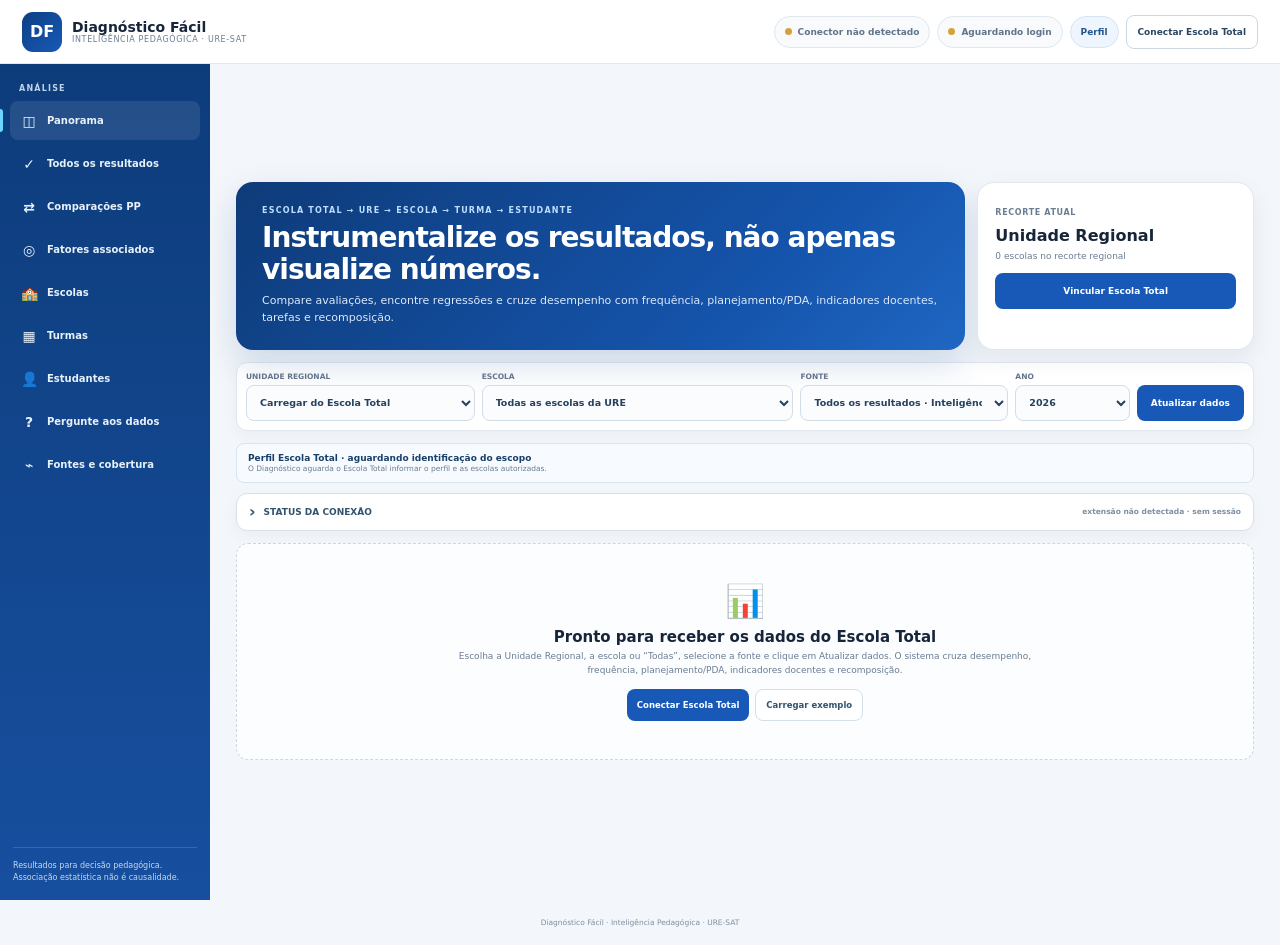
<file: index.html>
<!doctype html><html lang="pt-BR"><head><meta charset="utf-8"><meta name="viewport" content="width=device-width,initial-scale=1"><meta name="theme-color" content="#0d3f83"><title>Diagnóstico Fácil | Inteligência Pedagógica</title><style>
:root{--bg:#f3f6fa;--p:#fff;--ink:#17253a;--mut:#6b7d92;--line:#e0e7ef;--blue:#1859b7;--bd:#0d3f83;--green:#14886f;--amber:#ae730d;--red:#bf4d57;--shadow:0 9px 25px rgba(20,48,84,.07)}*{box-sizing:border-box}html,body{margin:0;background:var(--bg);color:var(--ink);font-family:Inter,system-ui,-apple-system,"Segoe UI",sans-serif}button,select,input{font:inherit}button{cursor:pointer}.top{position:sticky;top:0;z-index:30;display:flex;align-items:center;gap:16px;height:64px;padding:0 22px;background:#fffffff5;border-bottom:1px solid var(--line);backdrop-filter:blur(12px)}.brand{display:flex;align-items:center;gap:10px;min-width:245px}.logo{display:grid;place-items:center;width:40px;height:40px;border-radius:11px;background:linear-gradient(135deg,var(--bd),var(--blue));color:#fff;font-weight:900}.brand b{display:block;font-size:14px}.brand small{display:block;font-size:8px;color:var(--mut);letter-spacing:.08em}.status{margin-left:auto;display:flex;gap:7px;align-items:center}.pill{display:inline-flex;align-items:center;gap:6px;height:32px;padding:0 10px;border:1px solid var(--line);border-radius:999px;background:#f8fafc;color:#61748a;font-size:9px;font-weight:750}.pill i{width:7px;height:7px;border-radius:50%;background:#d5a13e}.pill.ok{background:#ecf8f4;color:#176a59;border-color:#cbe8de}.pill.ok i{background:#1aa584}.top button{height:34px;padding:0 11px;border:1px solid #ccd7e3;border-radius:8px;background:#fff;color:#294762;font-size:9px;font-weight:800}.shell{display:grid;grid-template-columns:210px minmax(0,1fr);min-height:calc(100vh - 64px)}aside{position:sticky;top:64px;height:calc(100vh - 64px);padding:16px 10px;background:linear-gradient(180deg,#0d3c7b,#174f9f);color:#fff}.navtitle{padding:4px 9px 8px;font-size:8px;font-weight:850;letter-spacing:.15em;color:#bfd3eb}nav{display:grid;gap:4px}nav button{position:relative;display:flex;align-items:center;gap:8px;width:100%;min-height:39px;padding:8px 9px;border:0;border-radius:8px;background:transparent;color:#e8f1fa;font-size:10px;font-weight:700;text-align:left}nav button:hover,nav button.on{background:#ffffff18}nav button.on:before{content:"";position:absolute;left:-10px;top:8px;bottom:8px;width:3px;background:#6bd6ff;border-radius:0 3px 3px 0}.ic{width:20px;text-align:center;font-size:14px}.sidefoot{position:absolute;left:13px;right:13px;bottom:16px;padding-top:12px;border-top:1px solid #ffffff24;color:#c7d8ea;font-size:8px;line-height:1.5}main{min-width:0;max-width:1540px;width:100%;margin:auto;padding:22px 26px 44px}.hero{display:grid;grid-template-columns:1.45fr .55fr;gap:12px;margin-bottom:12px}.heroa{padding:24px 26px;border-radius:17px;background:linear-gradient(135deg,#0e3b79,#1554ac 70%,#1f67c3);color:#fff;box-shadow:0 15px 34px rgba(18,70,145,.17)}.ey{display:block;margin-bottom:7px;color:#bedfff;font-size:8px;font-weight:850;letter-spacing:.15em}.heroa h1{margin:0 0 7px;font-size:28px;line-height:1.12;letter-spacing:-.035em}.heroa p{max-width:800px;margin:0;color:#dce9fb;font-size:11px;line-height:1.55}.herob{padding:17px;border:1px solid var(--line);border-radius:17px;background:#fff;box-shadow:var(--shadow)}.herob span{font-size:8px;color:var(--mut);font-weight:850;letter-spacing:.08em}.herob strong{display:block;margin:7px 0 5px;font-size:16px}.herob p{margin:0 0 10px;color:var(--mut);font-size:9px;line-height:1.45}.herob button{width:100%;height:36px;border:0;border-radius:8px;background:var(--blue);color:#fff;font-size:9px;font-weight:800}.filters{display:grid;grid-template-columns:1.1fr 1.5fr 1fr .55fr auto;gap:7px;margin-bottom:12px;padding:9px;border:1px solid var(--line);border-radius:11px;background:#fff;box-shadow:0 5px 17px rgba(20,48,84,.04)}label.f{display:grid;gap:4px}.f span{font-size:7.5px;color:#61748a;font-weight:850}.f select,.f input{width:100%;height:36px;padding:0 9px;border:1px solid #d2dde8;border-radius:8px;background:#fbfcfe;color:#24415d;font-size:9.5px;font-weight:650}.go{align-self:end;height:36px;padding:0 14px;border:0;border-radius:8px;background:var(--blue);color:#fff;font-size:9px;font-weight:850}.go:disabled{opacity:.5}.note{margin-bottom:10px;padding:9px 11px;border:1px solid #d7e4f1;border-radius:8px;background:#f7fbff;color:#315778;font-size:9px}.note.err{background:#fff0f1;border-color:#efd0d4;color:#8e3f46}.access-note{display:flex;align-items:center;gap:8px;justify-content:space-between}.access-note strong{color:#183f68}.access-note small{color:#6b7d92}.pill.scope{background:#eef5ff;color:#24558c;border-color:#d5e4f4}.metrics{display:grid;grid-template-columns:repeat(5,1fr);gap:9px;margin-bottom:12px}.k{min-height:88px;padding:13px;border:1px solid var(--line);border-radius:12px;background:#fff;box-shadow:var(--shadow)}.k small{display:block;min-height:22px;color:var(--mut);font-size:8.5px;font-weight:700;line-height:1.25}.k b{display:block;margin-top:4px;font-size:22px}.k em{display:block;margin-top:5px;color:#8191a3;font-size:7.5px;font-style:normal}.good{color:var(--green)!important}.bad{color:var(--red)!important}.warn{color:var(--amber)!important}.blue{color:var(--blue)!important}.panel{margin-bottom:12px;padding:15px;border:1px solid var(--line);border-radius:13px;background:#fff;box-shadow:var(--shadow)}.ph{display:flex;justify-content:space-between;align-items:flex-start;gap:15px;margin-bottom:11px}.ph h2{margin:0 0 3px;font-size:14px}.ph p{margin:0;color:var(--mut);font-size:9px;line-height:1.45}.grid2{display:grid;grid-template-columns:1.45fr 1fr;gap:12px}.grid3{display:grid;grid-template-columns:repeat(3,1fr);gap:9px}.card{padding:12px;border:1px solid var(--line);border-radius:10px}.card span{font-size:7.5px;color:var(--mut);font-weight:850}.card b{display:block;margin:4px 0;font-size:18px}.card small{font-size:7.5px;color:var(--mut)}.rank{display:grid;gap:7px}.rr{display:grid;grid-template-columns:31px minmax(0,1fr) auto;gap:8px;align-items:center;padding:9px;border:1px solid var(--line);border-radius:9px}.rr>span{display:grid;place-items:center;width:28px;height:28px;border-radius:8px;background:#eef4ff;color:var(--blue);font-size:9px;font-weight:900}.rr strong{display:block;font-size:9.5px}.rr small{display:block;margin-top:2px;color:var(--mut);font-size:7.5px}.rr b{font-size:11px}.assoc{display:grid;grid-template-columns:repeat(2,1fr);gap:8px}.a{padding:11px;border:1px solid var(--line);border-radius:10px;background:#fcfdff}.a .t{display:flex;justify-content:space-between;gap:10px}.a strong{font-size:9.5px}.a b{font-size:13px}.a p{margin:6px 0 0;color:var(--mut);font-size:8.5px;line-height:1.45}.a small{display:block;margin-top:7px;color:#8998aa;font-size:7.5px}.table{overflow:auto;border:1px solid var(--line);border-radius:9px}.table table{width:100%;min-width:760px;border-collapse:collapse}.table th{position:sticky;top:0;padding:8px 9px;background:#eef3f8;color:#38526b;font-size:7.5px;text-align:left;white-space:nowrap}.table td{padding:8px 9px;border-top:1px solid #edf1f5;color:#334e68;font-size:8.8px;vertical-align:top}.table tr:hover td{background:#fafcff}.qbox{padding:13px;border:1px solid #dbe7f5;border-radius:11px;background:linear-gradient(135deg,#f2f6ff,#f8fbff)}.qrow{display:grid;grid-template-columns:1fr auto;gap:7px}.qrow input{height:38px;padding:0 10px;border:1px solid #cbd9e8;border-radius:8px;font-size:9.5px}.qrow button{padding:0 12px;border:0;border-radius:8px;background:var(--bd);color:#fff;font-size:9px;font-weight:800}.qs{display:flex;flex-wrap:wrap;gap:5px;margin-top:8px}.qs button,.mini{height:28px;padding:0 8px;border:1px solid #d5dfeb;border-radius:999px;background:#fff;color:#31536f;font-size:7.8px;font-weight:750}.answer{margin-top:10px;padding:10px;border-left:4px solid var(--blue);border-radius:7px;background:#fff;color:#36536e;font-size:9px;line-height:1.55}.coverage{display:grid;grid-template-columns:repeat(4,1fr);gap:7px}.src{padding:10px;border:1px solid var(--line);border-radius:9px;background:#fbfcfe}.src.ready{background:#ecf8f4;border-color:#cde8df}.src>span{font-size:7px;font-weight:900;letter-spacing:.08em;color:#8494a6}.src strong{display:block;margin:4px 0;font-size:9px}.src small{font-size:7.5px;color:var(--mut)}.src button{display:block;margin-top:7px;height:25px;padding:0 7px;border:1px solid #d4deea;border-radius:6px;background:#fff;color:#31536f;font-size:7.5px;font-weight:800}.empty{padding:38px 18px;border:1px dashed #cad7e4;border-radius:12px;background:#fbfdff;text-align:center}.empty .big{font-size:32px}.empty h2{margin:8px 0 4px;font-size:15px}.empty p{max-width:600px;margin:0 auto;color:var(--mut);font-size:9px;line-height:1.55}.actions{display:flex;gap:6px;flex-wrap:wrap;justify-content:center;margin-top:11px}.primary,.ghost{height:32px;padding:0 10px;border-radius:8px;font-size:8.5px;font-weight:800}.primary{border:0;background:var(--blue);color:#fff}.ghost{border:1px solid #d3dfe9;background:#fff;color:#31536f}.cmp{display:flex;gap:7px;flex-wrap:wrap}.cmp .f{min-width:135px}.footer{padding:18px;color:#7d8fa2;font-size:7.5px;text-align:center}.conn{margin:0 0 12px;border:1px solid #d5e1ed;border-radius:11px;background:#fff;box-shadow:0 5px 17px rgba(20,48,84,.04);overflow:hidden}.conn summary{display:flex;align-items:center;gap:8px;padding:10px 12px;cursor:pointer;color:#31536f;font-size:9px;font-weight:850;list-style:none}.conn summary::-webkit-details-marker{display:none}.conn summary:before{content:'›';font-size:16px;line-height:1;transition:transform .15s}.conn[open] summary:before{transform:rotate(90deg)}.conn summary small{margin-left:auto;color:#7f90a2;font-size:7.5px;font-weight:700}.conn-body{padding:0 12px 12px}.conn-grid{display:grid;grid-template-columns:repeat(5,minmax(0,1fr));gap:7px}.conn-item{min-width:0;padding:8px 9px;border:1px solid #e3eaf1;border-radius:8px;background:#fbfcfe}.conn-item span{display:block;color:#8191a3;font-size:6.8px;font-weight:900;letter-spacing:.07em}.conn-item b{display:block;margin-top:3px;color:#294762;font-size:8.5px;white-space:nowrap;overflow:hidden;text-overflow:ellipsis}.conn-actions{display:flex;gap:6px;justify-content:flex-end;margin-top:8px}.conn-actions button{height:28px;padding:0 9px;border:1px solid #d4deea;border-radius:7px;background:#fff;color:#31536f;font-size:7.8px;font-weight:800}.conn-actions button.retry{background:var(--blue);border-color:var(--blue);color:#fff}.conn-error{margin-top:8px;padding:7px 9px;border-radius:7px;background:#fff0f1;color:#8e3f46;font-size:8px}@media(max-width:1120px){.metrics{grid-template-columns:repeat(3,1fr)}.filters{grid-template-columns:1fr 1fr 1fr}.go{grid-column:3}.hero{grid-template-columns:1fr}.coverage{grid-template-columns:repeat(3,1fr)}}@media(max-width:860px){.conn-grid{grid-template-columns:repeat(2,minmax(0,1fr))}.shell{grid-template-columns:1fr}aside{position:static;height:auto;padding:8px}.navtitle,.sidefoot{display:none}nav{display:flex;overflow:auto}nav button{min-width:max-content}nav button.on:before{display:none}main{padding:15px 11px 36px}.grid2{grid-template-columns:1fr}.assoc{grid-template-columns:1fr}.coverage{grid-template-columns:repeat(2,1fr)}}@media(max-width:620px){.conn-grid{grid-template-columns:1fr}.top{height:auto;min-height:60px;flex-wrap:wrap;padding:8px 10px}.brand small{display:none}.status{width:100%;margin-left:0}.heroa{padding:19px}.heroa h1{font-size:23px}.filters{grid-template-columns:1fr}.go{grid-column:auto}.metrics{grid-template-columns:1fr 1fr}.coverage,.grid3{grid-template-columns:1fr}.qrow{grid-template-columns:1fr}.qrow button{height:36px}}
</style></head><body><div id="app"></div><script>
(()=>{'use strict';const STORE='df-inteligencia-v2',PORTAL='https://escolatotal.educacao.sp.gov.br/?diagnostico_inteligencia=1',EXT='https://chromewebstore.google.com/detail/ure-sat-conector-escola-t/mamdeoiabkacehaepekellkaailelapc';const SOURCES=[['all','Todos os resultados · Inteligência integrada',['diagnostica1','diagnostica2','diagnostica3','pp1','pp2','pp3','presenca','tarefas','saresp','tutoriaLp','tutoriaMat','planejamento','pda','professores','indicadorProfessor']],['pp','Prova Paulista',['pp1','pp2','pp3']],['diagnosticas','Avaliações Diagnósticas',['diagnostica1','diagnostica2','diagnostica3']],['frequencia','Frequência / Aluno Presente',['presenca']],['planejamento','Planejamento / PDA',['planejamento','pda']],['docentes','Indicadores docentes',['professores','indicadorProfessor','qualidadeAula']],['recomposicao','Recomposição',['tutoriaLp','tutoriaMat','eletivaFundamentosLp','eletivaFundamentosMat','tarefas']]];const MOD=[['diagnostica1','Diagnóstica 1'],['diagnostica2','Diagnóstica 2'],['diagnostica3','Diagnóstica 3'],['pp1','Prova Paulista 1'],['pp2','Prova Paulista 2'],['pp3','Prova Paulista 3'],['presenca','Frequência / Aluno Presente'],['planejamento','Planejamento docente'],['pda','PDA / Plano de Ação'],['professores','Indicadores docentes'],['indicadorProfessor','Índice do professor'],['tarefas','Tarefas'],['tutoriaLp','Tutoria LP'],['tutoriaMat','Tutoria MAT'],['eletivaFundamentosLp','Fundamentos LP'],['eletivaFundamentosMat','Fundamentos MAT'],['saresp','SARESP']];const s={ext:'',session:{},cat:{ures:[],schools:[]},ure:'',school:'Todas',source:'all',tab:'panorama',notice:'',error:'',progress:'',summary:null,q:'',answer:'',from:'pp1',to:'pp2',sub:'lp',diag:{lastEvent:'',lastRequest:'',requestId:'',stage:'Aguardando',records:0,lastProgressAt:0,startedAt:0,error:'',timeout:false}};const clean=v=>String(v??'').replace(/\s+/g,' ').trim(),fold=v=>clean(v).normalize('NFD').replace(/[\u0300-\u036f]/g,'').toLowerCase(),avg=a=>a.length?a.reduce((x,y)=>x+y,0)/a.length:null,fmt=n=>Number.isFinite(n)?`${n.toFixed(1).replace('.',',')}%`:'—',delt=n=>Number.isFinite(n)?`${n>=0?'+':''}${n.toFixed(1).replace('.',',')} p.p.`:'—',esc=x=>clean(x).replace(/[&<>'"]/g,c=>({'&':'&amp;','<':'&lt;','>':'&gt;',"'":'&#039;','"':'&quot;'}[c])),uniq=a=>[...new Set(a.filter(Boolean))];let captureTimer=null;function payloadRecords(p){const bi=p?.biSummary||p||{},ds={...(bi.datasets||{}),...(p?.datasets||{})};return Object.values(ds).reduce((t,d)=>t+(Array.isArray(d?.rows)?d.rows.length:0),0)+(Array.isArray(p?.dataset?.rows)?p.dataset.rows.length:0)}function clearCaptureTimeout(){if(captureTimer){clearTimeout(captureTimer);captureTimer=null}}function armCaptureTimeout(){clearCaptureTimeout();if(!s.progress)return;captureTimer=setTimeout(()=>{if(!s.progress)return;s.progress='';s.diag.timeout=true;s.diag.stage='Captura interrompida';s.diag.error=`A captura parou nesta etapa: ${s.diag.stage||'sem progresso'}.`;s.error=s.diag.error;render()},60000)}function beginRequest(label,requestId){s.diag={...s.diag,lastRequest:label||'',requestId:requestId||'',stage:'Solicitado',records:0,lastProgressAt:Date.now(),startedAt:Date.now(),error:'',timeout:false};armCaptureTimeout()}function touchProgress(text,d={}){s.diag.lastProgressAt=Date.now();s.diag.stage=clean(d?.progress?.module||d?.context?.stage||text||'Captando');if(d?.context?.requestId)s.diag.requestId=d.context.requestId;armCaptureTimeout()}function touchEvent(type,d={}){s.diag.lastEvent=type||'';if(d?.requestId)s.diag.requestId=d.requestId;if(d?.context?.requestId)s.diag.requestId=d.context.requestId}function statusPanel(){const scope=accessScope(),profile=scope==='regional'?'Regional / PEC / EEC':scope==='school'?'Escolar / Professor':'Aguardando identificação',sc=schools(),current=clean(s.school!=='Todas'?s.school:s.session.currentSchool||s.cat.selectedSchool||''),err=clean(s.diag.error||s.error||'');return`<details class="conn" ${(s.progress||err)?'open':''}><summary>STATUS DA CONEXÃO <small>${s.ext?`v${esc(s.ext)}`:'extensão não detectada'} · ${s.session.loggedIn?'sessão conectada':'sem sessão'}</small></summary><div class="conn-body"><div class="conn-grid"><div class="conn-item"><span>EXTENSÃO</span><b>${s.ext?`v${esc(s.ext)}`:'Não detectada'}</b></div><div class="conn-item"><span>SESSÃO</span><b>${s.session.loggedIn?'Conectada':'Aguardando login'}</b></div><div class="conn-item"><span>PERFIL</span><b>${esc(profile)}</b></div><div class="conn-item"><span>URE</span><b>${esc(s.ure||s.session.currentUre||s.cat.selectedUre||'—')}</b></div><div class="conn-item"><span>ESCOLAS ENCONTRADAS</span><b>${sc.length}</b></div><div class="conn-item"><span>ESCOLA ATUAL</span><b>${esc(current||'—')}</b></div><div class="conn-item"><span>ÚLTIMA SOLICITAÇÃO</span><b>${esc(s.diag.lastRequest||'—')}</b></div><div class="conn-item"><span>ETAPA</span><b>${esc(s.diag.stage||'Aguardando')}</b></div><div class="conn-item"><span>ÚLTIMO EVENTO</span><b>${esc(s.diag.lastEvent||'—')}</b></div><div class="conn-item"><span>REGISTROS RECEBIDOS</span><b>${Number(s.diag.records||0).toLocaleString('pt-BR')}</b></div></div>${err?`<div class="conn-error"><strong>ERRO:</strong> ${esc(err)}</div>`:''}<div class="conn-actions"><button data-a="health">Atualizar status</button>${s.diag.timeout||err?'<button class="retry" data-a="retry">Tentar novamente</button>':''}</div></div></details>`}const val=(r,a)=>{const e=Object.entries(r||{}).filter(([k])=>!k.startsWith('_'));for(const z of a){const h=e.find(([k])=>fold(k)===fold(z));if(h)return h[1]}for(const z of a){const h=e.find(([k])=>fold(k).includes(fold(z)));if(h)return h[1]}return''};const pct=v=>{const x=clean(v);if(!x)return null;if(['sim','concluido','concluído','realizado','feito','entregue','presente','ok'].includes(fold(x)))return 100;if(['nao','não','pendente','ausente'].includes(fold(x)))return 0;let n=Number(x.replace('%','').replace(',','.').replace(/[^0-9.-]/g,''));if(!Number.isFinite(n))return null;if(!x.includes('%')&&Math.abs(n)<=1)n*=100;return Math.max(0,Math.min(100,n))};const school=r=>clean(r?._selectedSchool||r?.school||val(r,['Escola','Unidade Escolar','Unidade','Nome da Escola']))||'Escola não identificada',turma=r=>clean(r?._selectedTurma||val(r,['Turma','Classe','Sala']))||'Turma não identificada',student=r=>clean(val(r,['Nome','Nome do Aluno','Aluno','Estudante','Aluno(a)'])),ra=r=>clean(val(r,['NR RA','RA','Registro do Aluno','Matrícula','Matricula','Id'])).replace(/\D/g,''),subject=r=>clean(val(r,['Componente','Disciplina','Componente Curricular']));function dkey(k,d){const m=fold(`${k} ${d?.key||''} ${d?.label||''}`);if(/pp\s*1|prova paulista 1/.test(m))return'pp1';if(/pp\s*2|prova paulista 2/.test(m))return'pp2';if(/pp\s*3|prova paulista 3/.test(m))return'pp3';if(/diagnostica 1|avd 1|avd1/.test(m))return'diagnostica1';if(/diagnostica 2|avd 2|avd2/.test(m))return'diagnostica2';if(/diagnostica 3|avd 3|avd3/.test(m))return'diagnostica3';if(/aluno presente|presenca|frequencia/.test(m))return'presenca';if(/planejamento|plano de aula/.test(m))return'planejamento';if(/\bpda\b|plano de acao/.test(m))return'pda';if(/indicador.*professor|indice.*professor/.test(m))return'indicadorProfessor';if(/professor|docente/.test(m))return'professores';if(/tutoria.*mat/.test(m))return'tutoriaMat';if(/tutoria.*(lp|portug)/.test(m))return'tutoriaLp';if(/tarefa/.test(m))return'tarefas';if(/saresp/.test(m))return'saresp';return k}const normDs=i=>{const o={};for(const[k,d]of Object.entries(i||{})){if(d&&Array.isArray(d.rows)){const x=dkey(k,d);o[x]={...d,key:x}}}return o};function merge(p){const cur=s.summary||{},bi=p.biSummary||{},one=p.dataset?{[p.moduleKey||p.dataset.key||p.dataset.label||'dataset']:p.dataset}:{},ds={...normDs(cur.datasets),...normDs({...bi.datasets,...p.datasets,...one})};s.summary={...cur,...bi,...p,datasets:ds};delete s.summary.biSummary;localStorage.setItem(STORE,JSON.stringify({biSummary:s.summary}));const mods=Object.values(ds).filter(d=>Array.isArray(d?.rows)&&d.rows.length),regs=mods.reduce((t,d)=>t+d.rows.length,0);s.diag.records=Math.max(Number(s.diag.records||0),regs,payloadRecords(p));s.diag.stage='Dados recebidos';s.diag.lastProgressAt=Date.now();s.notice=`Resultados atualizados: ${mods.length} fonte(s) e ${regs.toLocaleString('pt-BR')} registro(s) integrados.`;s.error='';s.tab='resultados';if(s.progress)armCaptureTimeout();render()}const rows=k=>s.summary?.datasets?.[k]?.rows||[],all=()=>Object.values(s.summary?.datasets||{}).flatMap(d=>d?.rows||[]);function schools(){return uniq([...(s.summary?.studentRows||[]).map(x=>clean(x.school)),...all().map(school),...(s.cat.schools||[]),...(s.session.schools||[]),...(s.session.authorizedSchools||[]),...(s.session.profile?.associatedSchools||[]),...(s.cat.profile?.associatedSchools||[]),clean(s.cat.selectedSchool||''),clean(s.session.currentSchool||'')]).filter(x=>x&&fold(x)!=='escola nao identificada').sort((a,b)=>a.localeCompare(b,'pt-BR'))}function accessScope(){return clean(s.session.accessScope||s.session.profile?.accessScope||s.cat.accessScope||s.cat.profile?.accessScope||'unknown').toLowerCase()}function lockedSchool(){const a=schools();return clean(s.session.currentSchool||s.session.profile?.currentSchool||s.cat.selectedSchool||s.cat.profile?.currentSchool||a[0]||'')}function roleLabel(){return clean(s.session.roleLabel||s.session.profile?.roleLabel||s.cat.profile?.roleLabel||'Perfil Escola Total')}function ppv(r,sub){const a=sub==='lp'?['PORT','Português','Língua Portuguesa','LP','Desempenho LP']:['MAT','Matemática','Desempenho MAT'];let p=pct(val(r,a));if(p!==null)return p;const c=fold(subject(r));if((sub==='lp'&&(c.includes('portug')||c==='lp'))||(sub==='mat'&&c.includes('matem')))p=pct(val(r,['Percentual','Desempenho','Aproveitamento','Nota']));return p}function score(r,k){const a={attendance:['Presença Anual','% Presença Anual','Frequência Anual','Frequência','Frequencia','Presença','Participação'],planning:['Percentual de Planejamento','Planejamento','Execução do Planejamento','Realização','Concluído','Entregue','PDA'],teacher:['Índice Professor','Indice Professor','Indicador Professor','Índice','Indice','Presença Docente','Frequência Professor','Qualidade da Aula','Indicador'],tasks:['Percentual','Realização','Concluído','Atividades Realizadas','Tarefas Realizadas'],recomposition:['Participação','Presença','Frequência','Percentual','Realização']};return pct(val(r,a[k]||['Percentual','Índice']))}const gavg=(r,f)=>avg(r.map(f).filter(Number.isFinite));function metric(name){const f=r=>r.filter(x=>school(x)===name),p1=f(rows('pp1')),p2=f(rows('pp2')),p3=f(rows('pp3')),lk=p3.length?'pp3':p2.length?'pp2':p1.length?'pp1':null,pk=lk==='pp3'?(p2.length?'pp2':'pp1'):lk==='pp2'?'pp1':null,lr=lk?f(rows(lk)):[],pr=pk?f(rows(pk)):[],lp=gavg(lr,x=>ppv(x,'lp')),mat=gavg(lr,x=>ppv(x,'mat')),plp=gavg(pr,x=>ppv(x,'lp')),pmat=gavg(pr,x=>ppv(x,'mat')),perf=avg([lp,mat].filter(Number.isFinite)),prev=avg([plp,pmat].filter(Number.isFinite)),att=gavg(f(rows('presenca')),x=>score(x,'attendance')),plan=gavg([...f(rows('planejamento')),...f(rows('pda'))],x=>score(x,'planning')),teach=gavg([...f(rows('professores')),...f(rows('indicadorProfessor')),...f(rows('qualidadeAula'))],x=>score(x,'teacher')),tasks=gavg(f(rows('tarefas')),x=>score(x,'tasks')),rec=gavg(['tutoriaLp','tutoriaMat','eletivaFundamentosLp','eletivaFundamentosMat'].flatMap(k=>f(rows(k))),x=>score(x,'recomposition'));const ids=new Set;all().filter(x=>school(x)===name).forEach(x=>{const id=ra(x)||student(x);if(id)ids.add(id)});const classes=uniq(all().filter(x=>school(x)===name).map(turma)).filter(x=>fold(x)!=='turma nao identificada');return{name,students:ids.size,classes:classes.length,perf,delta:Number.isFinite(perf)&&Number.isFinite(prev)?perf-prev:null,att,plan,teach,tasks,rec}}function ms(){const a=schools();return(s.school==='Todas'?a:a.filter(x=>x===s.school)).map(metric)}function cmetrics(name){const cs=uniq(all().filter(x=>school(x)===name).map(turma)).filter(x=>fold(x)!=='turma nao identificada');return cs.map(c=>{const f=k=>rows(k).filter(x=>school(x)===name&&turma(x)===c),lk=f('pp3').length?'pp3':f('pp2').length?'pp2':f('pp1').length?'pp1':null,pk=lk==='pp3'?(f('pp2').length?'pp2':'pp1'):lk==='pp2'?'pp1':null,lr=lk?f(lk):[],pr=pk?f(pk):[],perf=avg([gavg(lr,x=>ppv(x,'lp')),gavg(lr,x=>ppv(x,'mat'))].filter(Number.isFinite)),prev=avg([gavg(pr,x=>ppv(x,'lp')),gavg(pr,x=>ppv(x,'mat'))].filter(Number.isFinite));return{name:c,perf,delta:Number.isFinite(perf)&&Number.isFinite(prev)?perf-prev:null,att:gavg(f('presenca'),x=>score(x,'attendance')),plan:gavg([...f('planejamento'),...f('pda')],x=>score(x,'planning')),teach:gavg([...f('professores'),...f('indicadorProfessor'),...f('qualidadeAula')],x=>score(x,'teacher'))}})}function pear(x,y){const p=x.map((v,i)=>[v,y[i]]).filter(([a,b])=>Number.isFinite(a)&&Number.isFinite(b));if(p.length<3)return{r:null,n:p.length};const ax=avg(p.map(z=>z[0])),ay=avg(p.map(z=>z[1])),num=p.reduce((t,[a,b])=>t+(a-ax)*(b-ay),0),dx=Math.sqrt(p.reduce((t,[a])=>t+(a-ax)**2,0)),dy=Math.sqrt(p.reduce((t,[,b])=>t+(b-ay)**2,0));return{r:dx&&dy?num/(dx*dy):null,n:p.length}}function ass(a){return[['att','Frequência'],['plan','Planejamento / PDA'],['teach','Indicador docente'],['tasks','Tarefas'],['rec','Recomposição']].map(([k,l])=>({k,l,...pear(a.map(x=>x.perf),a.map(x=>x[k]))})).filter(x=>x.n).sort((a,b)=>Math.abs(b.r||0)-Math.abs(a.r||0))}function strength(r){const a=Math.abs(r||0);return a>=.7?'forte':a>=.45?'moderada':a>=.25?'fraca':'muito fraca'}function ctxt(a){return!Number.isFinite(a.r)?`base insuficiente (${a.n})`:`associação ${a.r>=0?'positiva':'inversa'} ${strength(a.r)} (r=${a.r.toFixed(2).replace('.',',')}, n=${a.n})`}function ctx(){const m=ms();return{m,perf:avg(m.map(x=>x.perf).filter(Number.isFinite)),delta:avg(m.map(x=>x.delta).filter(Number.isFinite)),att:avg(m.map(x=>x.att).filter(Number.isFinite)),plan:avg(m.map(x=>x.plan).filter(Number.isFinite)),teach:avg(m.map(x=>x.teach).filter(Number.isFinite)),students:m.reduce((t,x)=>t+x.students,0),schools:m.length}}function explain(q){if(!s.summary)return'Ainda não há dados carregados.';const x=ctx(),base=s.school==='Todas'?x.m:cmetrics(s.school),aa=ass(base),z=fold(q),name=s.school==='Todas'?(s.ure||'a URE'):s.school;if(z.includes('frequ')){const a=aa.find(v=>v.k==='att');return a?`Em ${name}, frequência apresenta ${ctxt(a)} com o desempenho. Isso orienta investigação, não comprova causa.`:'A base de frequência ainda não é suficiente.'}if(z.includes('planej')||z.includes('pda')){const a=aa.find(v=>v.k==='plan');return a?`Planejamento / PDA apresenta ${ctxt(a)} com o desempenho no recorte disponível. Combine a leitura com frequência e contexto das turmas.`:'Ainda não há dados suficientes de Planejamento / PDA.'}if(z.includes('prof')||z.includes('docente')){const a=aa.find(v=>v.k==='teach');return a?`O indicador docente apresenta ${ctxt(a)} com o desempenho. Use o sinal para acompanhamento pedagógico, nunca para atribuir causa automática ao professor.`:'Ainda não há dados suficientes de indicadores docentes.'}if(z.includes('turma')||z.includes('prior')){if(s.school==='Todas'){const w=x.m.filter(v=>Number.isFinite(v.perf)).sort((a,b)=>a.perf-b.perf).slice(0,5);return w.length?`Prioridades na URE: ${w.map(v=>`${v.name} (${fmt(v.perf)}${Number.isFinite(v.delta)?`, ${delt(v.delta)}`:''})`).join('; ')}.`:'Sem dados suficientes.'}const w=cmetrics(s.school).filter(v=>Number.isFinite(v.perf)).sort((a,b)=>a.perf-b.perf).slice(0,5);return w.length?`Turmas prioritárias em ${s.school}: ${w.map(v=>`${v.name} (${fmt(v.perf)}${Number.isFinite(v.att)?`, frequência ${fmt(v.att)}`:''})`).join('; ')}.`:'Sem dados comparáveis por turma.'}const t=s.school==='Todas'?x.m.filter(v=>Number.isFinite(v.perf)).sort((a,b)=>(a.delta??999)-(b.delta??999))[0]:metric(s.school);if(!t)return'Sem base suficiente.';const sig=[['Frequência',t.att],['Planejamento/PDA',t.plan],['Indicador docente',t.teach]].filter(([,v])=>Number.isFinite(v)&&v<85);return`Em ${t.name}, o desempenho mais recente é ${fmt(t.perf)}${Number.isFinite(t.delta)?` e a variação é ${delt(t.delta)}`:''}. ${sig.length?`Também aparecem em atenção: ${sig.map(([l,v])=>`${l} (${fmt(v)})`).join(', ')}. `:''}${aa.filter(a=>Number.isFinite(a.r)).slice(0,2).map(a=>`${a.l}: ${ctxt(a)}`).join('; ')}. São sinais de associação, não causalidade.`}function compare(){const M=new Map,add=(k,side)=>rows(k).forEach(r=>{const sc=school(r);if(s.school!=='Todas'&&sc!==s.school)return;const id=ra(r)?`${fold(sc)}|${ra(r)}|${s.sub}`:`${fold(sc)}|${fold(turma(r))}|${fold(student(r))}|${s.sub}`,v=ppv(r,s.sub);if(v===null)return;const x=M.get(id)||{school:sc,className:turma(r),name:student(r)||`RA ${ra(r)}`,from:null,to:null};x[side]=v;M.set(id,x)});add(s.from,'from');add(s.to,'to');return[...M.values()].filter(x=>Number.isFinite(x.from)&&Number.isFinite(x.to)).map(x=>({...x,delta:x.to-x.from})).sort((a,b)=>b.delta-a.delta)}function request(){window.postMessage({source:'diagnostico-facil',type:'DIAG_REQUEST_PORTAL_CATALOG'},'*');window.postMessage({source:'diagnostico-facil',type:'DIAG_REQUEST_SESSION',includeSchools:true},'*')}function connect(){if(!s.ext){window.open(EXT,'_blank','noopener,noreferrer');s.notice='Instale ou atualize o Conector Escola Total e volte a esta página.';render();return}window.postMessage({source:'diagnostico-facil',type:'SET_URESAT_MODE',mode:'diagnostico'},'*');window.postMessage({source:'diagnostico-facil',type:'DIAG_REQUEST_PORTAL',activate:true},'*');window.open(PORTAL,'_blank','noopener,noreferrer');s.notice='Escola Total aberto. Conclua o login oficial e volte aqui.';render()}function collectOne(k,l){if(!s.ext||!s.session.loggedIn){connect();return}const requestId=`full-${Date.now()}-${k}`;s.progress=`Captando ${l}...`;s.error='';beginRequest(l,requestId);render();if(s.school==='Todas')window.postMessage({source:'diagnostico-facil',type:'REQUEST_ESCOLA_TOTAL_REGIONAL_DATASET',datasetKey:k,label:l,requestId},'*');else window.postMessage({source:'diagnostico-facil',type:'DIAG_REQUEST_FULL_SCHOOL_CAPTURE',schoolName:s.school,view:'resultados',moduleKeys:[k],mode:'expansao',requestId,captureOptions:{iterateAllClasses:true,includeAllStudents:true,mergeIncrementally:true,preservePreviousModules:true,returnPayloadToApp:true,schoolOnly:true}},'*')}function collect(){if(!s.ext||!s.session.loggedIn){connect();return}const src=SOURCES.find(x=>x[0]===s.source)||SOURCES[0],requestId=`full-${Date.now()}-${src[0]}`;s.progress=`Preparando ${src[1]}...`;s.notice='';s.error='';beginRequest(src[1],requestId);render();if(s.school==='Todas'){window.postMessage({source:'diagnostico-facil',type:'SET_URESAT_MODE',mode:'radar'},'*');if(src[0]==='all')window.postMessage({source:'diagnostico-facil',type:'REQUEST_ESCOLA_TOTAL_URE_EXTRACTION',requestId},'*');else src[2].forEach((k,i)=>setTimeout(()=>window.postMessage({source:'diagnostico-facil',type:'REQUEST_ESCOLA_TOTAL_REGIONAL_DATASET',datasetKey:k,label:(MOD.find(m=>m[0]===k)||[k,k])[1],requestId},'*'),i*350));return}const mode=src[0]==='pp'?'prova-paulista':src[0]==='diagnosticas'?'diagnosticas':src[0]==='frequencia'?'aluno-presente':'expansao';window.postMessage({source:'diagnostico-facil',type:'DIAG_REQUEST_FULL_SCHOOL_CAPTURE',mode,schoolName:s.school,view:'resultados',moduleKeys:src[2],requestId,captureOptions:{iterateAllClasses:true,includeAllStudents:true,mergeIncrementally:true,preservePreviousModules:true,returnPayloadToApp:true,schoolOnly:true}},'*')}function demo(){const S=['EE Horizonte','EE Caminhos','EE Integração','EE Futuro'],make=(k,fn)=>({key:k,label:k,rows:S.flatMap((sc,si)=>['8º A','9º A'].flatMap((t,ti)=>Array.from({length:10},(_,i)=>fn(sc,t,si,ti,i))))}),pp=n=>make(`pp${n}`,(sc,t,si,ti,i)=>({Escola:sc,Turma:t,RA:`${si}${ti}${100+i}`,Nome:`Estudante ${si+1}-${ti+1}-${i+1}`,PORT:`${Math.min(100,45+si*5-ti*3+(n-1)*(si===2?-4:6)+(i%5))}%`,MAT:`${Math.min(100,42+si*4-ti*2+(n-1)*(si===1?-3:5)+(i%6))}%`})),pres=make('presenca',(sc,t,si,ti,i)=>({Escola:sc,Turma:t,RA:`${si}${ti}${100+i}`,Nome:`Estudante ${si+1}-${ti+1}-${i+1}`,'Frequência Anual':`${76+si*5-ti*2+(i%9)}%`})),plan={key:'planejamento',rows:S.flatMap((sc,si)=>['8º A','9º A'].map((t,ti)=>({Escola:sc,Turma:t,'Percentual de Planejamento':`${62+si*8-ti*4}%`})))},teach={key:'indicadorProfessor',rows:S.flatMap((sc,si)=>['8º A','9º A'].map((t,ti)=>({Escola:sc,Turma:t,'Índice Professor':`${68+si*6-ti*3}%`})))};s.summary={regionMode:true,schoolName:'URE Demonstração',datasets:{pp1:pp(1),pp2:pp(2),pp3:pp(3),presenca:pres,planejamento:plan,indicadorProfessor:teach}};s.ure='URE Demonstração';s.school='Todas';s.notice='Exemplo carregado.';render()}function metrics(){const c=ctx();return`<section class="metrics"><div class="k"><small>Escolas no recorte</small><b class="blue">${c.schools}</b><em>${c.students} estudantes identificados</em></div><div class="k"><small>Desempenho mais recente · PP</small><b class="${Number.isFinite(c.perf)&&c.perf<55?'bad':'good'}">${fmt(c.perf)}</b><em>média do recorte disponível</em></div><div class="k"><small>Evolução entre provas</small><b class="${Number.isFinite(c.delta)&&c.delta<0?'bad':'good'}">${delt(c.delta)}</b><em>última comparação disponível</em></div><div class="k"><small>Frequência média</small><b class="${Number.isFinite(c.att)&&c.att<85?'warn':'good'}">${fmt(c.att)}</b><em>Aluno Presente / equivalente</em></div><div class="k"><small>Planejamento / PDA</small><b class="blue">${fmt(c.plan)}</b><em>quando disponível no Escola Total</em></div></section>`}function tableSchool(a){return`<div class="table"><table><thead><tr><th>#</th><th>Escola</th><th>PP atual</th><th>Variação</th><th>Frequência</th><th>Planejamento/PDA</th><th>Indicador docente</th><th>Tarefas</th><th>Recomposição</th></tr></thead><tbody>${a.map((x,i)=>`<tr><td>${i+1}</td><td><strong>${esc(x.name)}</strong></td><td>${fmt(x.perf)}</td><td class="${(x.delta??0)<0?'bad':'good'}">${delt(x.delta)}</td><td>${fmt(x.att)}</td><td>${fmt(x.plan)}</td><td>${fmt(x.teach)}</td><td>${fmt(x.tasks)}</td><td>${fmt(x.rec)}</td></tr>`).join('')}</tbody></table></div>`}function empty(){return`<section class="empty"><div class="big">📊</div><h2>Pronto para receber os dados do Escola Total</h2><p>Escolha a Unidade Regional, a escola ou “Todas”, selecione a fonte e clique em Atualizar dados. O sistema cruza desempenho, frequência, planejamento/PDA, indicadores docentes e recomposição.</p><div class="actions"><button class="primary" data-a="connect">Conectar Escola Total</button><button class="ghost" data-a="demo">Carregar exemplo</button></div></section>`}function panorama(){if(!s.summary)return empty();const c=ctx(),a=ass(s.school==='Todas'?c.m:cmetrics(s.school)),w=c.m.filter(x=>Number.isFinite(x.perf)).sort((x,y)=>x.perf-y.perf).slice(0,5);return`<div class="grid2"><section class="panel"><div class="ph"><div><h2>Leitura executiva</h2><p>Resultado, evolução e fatores que merecem investigação.</p></div></div><div class="grid3"><div class="card"><span>DESEMPENHO</span><b>${fmt(c.perf)}</b><small>Prova Paulista mais recente</small></div><div class="card"><span>EVOLUÇÃO</span><b class="${(c.delta??0)<0?'bad':'good'}">${delt(c.delta)}</b><small>comparação anterior</small></div><div class="card"><span>FREQUÊNCIA</span><b>${fmt(c.att)}</b><small>média do recorte</small></div></div><div class="answer">${esc(explain('por que o índice está ruim?'))}</div></section><section class="panel"><div class="ph"><div><h2>Prioridades</h2><p>Menores resultados no recorte atual.</p></div></div><div class="rank">${w.map((x,i)=>`<div class="rr"><span>${i+1}</span><div><strong>${esc(x.name)}</strong><small>${Number.isFinite(x.att)?`Frequência ${fmt(x.att)}`:'Frequência sem dado'}${Number.isFinite(x.delta)?` · ${delt(x.delta)}`:''}</small></div><b>${fmt(x.perf)}</b></div>`).join('')||'Sem dados.'}</div></section></div><section class="panel"><div class="ph"><div><h2>Cruzamentos que merecem investigação</h2><p>Correlação encontra padrões; não significa causalidade.</p></div></div><div class="assoc">${a.map(x=>`<div class="a"><div class="t"><strong>${esc(x.l)} × desempenho</strong><b>${Number.isFinite(x.r)?x.r.toFixed(2).replace('.',','):'—'}</b></div><p>${esc(ctxt(x))}</p><small>Base: ${x.n} ${s.school==='Todas'?'escolas':'turmas'}.</small></div>`).join('')||'<div class="empty">Capture mais bases para calcular associações.</div>'}</div></section><section class="panel"><div class="ph"><div><h2>Ranking das escolas</h2><p>Abra uma unidade no filtro superior para chegar às turmas.</p></div></div>${tableSchool(c.m.filter(x=>Number.isFinite(x.perf)).sort((a,b)=>b.perf-a.perf))}</section>`}function comparisons(){if(!s.summary)return empty();const r=compare(),de=avg(r.map(x=>x.delta)),ad=r.filter(x=>x.delta>=5).length,rg=r.filter(x=>x.delta<=-5).length,M=new Map;r.forEach(x=>{const a=M.get(x.school)||[];a.push(x.delta);M.set(x.school,a)});const bs=[...M.entries()].map(([name,d])=>({name,delta:avg(d),count:d.length})).sort((a,b)=>b.delta-a.delta);return`<section class="panel"><div class="ph"><div><h2>Comparação entre Provas Paulistas</h2><p>Compare ciclos por estudante, escola e componente.</p></div><div class="cmp"><label class="f"><span>DE</span><select data-c="from"><option value="pp1" ${s.from==='pp1'?'selected':''}>PP 1</option><option value="pp2" ${s.from==='pp2'?'selected':''}>PP 2</option><option value="pp3" ${s.from==='pp3'?'selected':''}>PP 3</option></select></label><label class="f"><span>PARA</span><select data-c="to"><option value="pp1" ${s.to==='pp1'?'selected':''}>PP 1</option><option value="pp2" ${s.to==='pp2'?'selected':''}>PP 2</option><option value="pp3" ${s.to==='pp3'?'selected':''}>PP 3</option></select></label><label class="f"><span>COMPONENTE</span><select data-c="sub"><option value="lp" ${s.sub==='lp'?'selected':''}>Língua Portuguesa</option><option value="mat" ${s.sub==='mat'?'selected':''}>Matemática</option></select></label></div></div><div class="grid3"><div class="card"><span>VARIAÇÃO MÉDIA</span><b>${delt(de)}</b><small>${r.length} comparáveis</small></div><div class="card"><span>AVANÇARAM ≥ 5 p.p.</span><b class="good">${r.length?fmt(100*ad/r.length):'—'}</b><small>${ad} estudantes</small></div><div class="card"><span>REGREDIRAM ≤ -5 p.p.</span><b class="bad">${r.length?fmt(100*rg/r.length):'—'}</b><small>${rg} estudantes</small></div></div></section><div class="grid2"><section class="panel"><div class="ph"><div><h2>Por escola</h2><p>Variação média no ciclo selecionado.</p></div></div><div class="rank">${bs.map((x,i)=>`<div class="rr"><span>${i+1}</span><div><strong>${esc(x.name)}</strong><small>${x.count} comparáveis</small></div><b class="${x.delta<0?'bad':'good'}">${delt(x.delta)}</b></div>`).join('')||'Sem dados.'}</div></section><section class="panel"><div class="ph"><div><h2>Maiores regressões individuais</h2><p>Para investigação pedagógica.</p></div></div><div class="rank">${r.slice().sort((a,b)=>a.delta-b.delta).slice(0,8).map((x,i)=>`<div class="rr"><span>${i+1}</span><div><strong>${esc(x.name)}</strong><small>${esc(x.school)} · ${esc(x.className)}</small></div><b class="bad">${delt(x.delta)}</b></div>`).join('')||'Sem dados.'}</div></section></div>`}function factors(){if(!s.summary)return empty();const base=s.school==='Todas'?ms():cmetrics(s.school),a=ass(base),c=ctx();return`<section class="panel"><div class="ph"><div><h2>Fatores associados ao desempenho</h2><p>Frequência, planejamento/PDA, indicadores docentes, tarefas e recomposição.</p></div></div><div class="grid3">${[['Frequência',c.att,'att'],['Planejamento / PDA',c.plan,'plan'],['Indicador docente',c.teach,'teach']].map(([l,v,k])=>{const x=a.find(z=>z.k===k);return`<div class="card"><span>${l.toUpperCase()}</span><b>${fmt(v)}</b><small>${x?esc(ctxt(x)):'Sem base suficiente para correlação.'}</small></div>`}).join('')}</div></section><section class="panel"><div class="assoc">${a.map(x=>`<div class="a"><div class="t"><strong>${esc(x.l)}</strong><b>${Number.isFinite(x.r)?x.r.toFixed(2).replace('.',','):'—'}</b></div><p>${esc(ctxt(x))}</p><small>Correlação não prova causalidade.</small></div>`).join('')}</div></section>`}function schoolView(){if(!s.summary)return empty();return`<section class="panel"><div class="ph"><div><h2>Unidades escolares</h2><p>Compare os indicadores principais da URE.</p></div></div>${tableSchool(ms().sort((a,b)=>(b.perf??-1)-(a.perf??-1)))}</section>`}function classes(){if(!s.summary)return empty();if(s.school==='Todas')return`<section class="empty"><div class="big">🏫</div><h2>Selecione uma escola</h2><p>Para analisar turmas, escolha uma unidade escolar no filtro superior.</p></section>`;const r=cmetrics(s.school).sort((a,b)=>(a.perf??999)-(b.perf??999));return`<section class="panel"><div class="ph"><div><h2>Turmas · ${esc(s.school)}</h2><p>Resultado atual, evolução e fatores de contexto.</p></div></div><div class="table"><table><thead><tr><th>Turma</th><th>PP atual</th><th>Variação</th><th>Frequência</th><th>Planejamento/PDA</th><th>Indicador docente</th></tr></thead><tbody>${r.map(x=>`<tr><td><strong>${esc(x.name)}</strong></td><td>${fmt(x.perf)}</td><td class="${(x.delta??0)<0?'bad':'good'}">${delt(x.delta)}</td><td>${fmt(x.att)}</td><td>${fmt(x.plan)}</td><td>${fmt(x.teach)}</td></tr>`).join('')}</tbody></table></div></section>`}function journeys(){const M=new Map,get=(sc,t,r,n)=>{const k=r?`${fold(sc)}|${r}`:`${fold(sc)}|${fold(t)}|${fold(n)}`;if(!M.has(k))M.set(k,{school:sc,className:t,ra:r,name:n||`RA ${r}`,p1l:null,p2l:null,p3l:null,p1m:null,p2m:null,p3m:null,att:null});return M.get(k)};['pp1','pp2','pp3'].forEach((k,i)=>rows(k).forEach(r=>{const sc=school(r);if(s.school!=='Todas'&&sc!==s.school)return;const x=get(sc,turma(r),ra(r),student(r));x[`p${i+1}l`]=ppv(r,'lp');x[`p${i+1}m`]=ppv(r,'mat')}));rows('presenca').forEach(r=>{const sc=school(r);if(s.school!=='Todas'&&sc!==s.school)return;get(sc,turma(r),ra(r),student(r)).att=score(r,'attendance')});return[...M.values()]}function students(){if(!s.summary)return empty();const r=journeys().filter(x=>fold(`${x.name} ${x.ra} ${x.school} ${x.className}`).includes(fold(s.q))).slice(0,1500);return`<section class="panel"><div class="ph"><div><h2>Trajetória dos estudantes</h2><p>Provas Paulistas e frequência reunidas nominalmente.</p></div><label class="f" style="min-width:240px"><span>BUSCAR</span><input data-search value="${esc(s.q)}" placeholder="Nome, RA, escola ou turma"></label></div><div class="table"><table><thead><tr><th>Escola</th><th>Turma</th><th>Estudante</th><th>PP1 LP</th><th>PP2 LP</th><th>PP3 LP</th><th>PP1 MAT</th><th>PP2 MAT</th><th>PP3 MAT</th><th>Frequência</th></tr></thead><tbody>${r.map(x=>`<tr><td>${esc(x.school)}</td><td>${esc(x.className)}</td><td><strong>${esc(x.name)}</strong><br><small>${esc(x.ra)}</small></td><td>${fmt(x.p1l)}</td><td>${fmt(x.p2l)}</td><td>${fmt(x.p3l)}</td><td>${fmt(x.p1m)}</td><td>${fmt(x.p2m)}</td><td>${fmt(x.p3m)}</td><td class="${Number.isFinite(x.att)&&x.att<80?'bad':''}">${fmt(x.att)}</td></tr>`).join('')}</tbody></table></div></section>`}function questions(){return`<section class="panel"><div class="ph"><div><h2>Pergunte aos dados</h2><p>A resposta usa somente as bases capturadas.</p></div></div><div class="qbox"><div class="qrow"><input id="qinput" placeholder="Ex.: Por que esta escola caiu na Prova Paulista?"><button data-a="ask">Analisar</button></div><div class="qs"><button data-q="Por que o índice está ruim?">Por que o índice está ruim?</button><button data-q="A frequência pode estar associada ao desempenho?">Frequência × desempenho</button><button data-q="O planejamento ou PDA pode estar relacionado?">Planejamento / PDA</button><button data-q="Quais turmas precisam de prioridade?">Turmas prioritárias</button><button data-q="O indicador do professor tem associação com o resultado?">Indicador docente</button></div>${s.answer?`<div class="answer">${esc(s.answer)}</div>`:''}</div></section>`}function resultValue(k,rs){if(!rs.length)return null;if(k.startsWith('pp')||k.startsWith('diagnostica'))return avg([gavg(rs,x=>ppv(x,'lp')),gavg(rs,x=>ppv(x,'mat'))].filter(Number.isFinite));if(k==='presenca')return gavg(rs,x=>score(x,'attendance'));if(k==='planejamento'||k==='pda')return gavg(rs,x=>score(x,'planning'));if(['professores','indicadorProfessor','qualidadeAula'].includes(k))return gavg(rs,x=>score(x,'teacher'));if(k==='tarefas')return gavg(rs,x=>score(x,'tasks'));if(k.startsWith('tutoria')||k.startsWith('eletivaFundamentos'))return gavg(rs,x=>score(x,'recomposition'));return null}function allResults(){if(!s.summary)return empty();const d=s.summary.datasets||{},mods=MOD.map(([k,l])=>{const rs=d[k]?.rows||[],ids=new Set(rs.map(x=>ra(x)||student(x)).filter(Boolean)),ts=uniq(rs.map(turma)).filter(x=>fold(x)!=='turma nao identificada'),v=resultValue(k,rs);return{k,l,n:rs.length,students:ids.size,turmas:ts.length,value:v}}).filter(x=>x.n),total=mods.reduce((t,x)=>t+x.n,0);return`<section class="panel"><div class="ph"><div><h2>Todos os resultados capturados</h2><p>${mods.length} fonte(s) integradas · ${total.toLocaleString('pt-BR')} registros. Use os menus laterais para aprofundar por escola, turma e estudante.</p></div><button class="primary" data-a="collect">Atualizar tudo</button></div><div class="coverage">${mods.map(x=>`<div class="src ready"><span>CAPTURADO</span><strong>${esc(x.l)}</strong><small>${x.n.toLocaleString('pt-BR')} registros · ${x.turmas} turma(s) · ${x.students} estudante(s)</small>${Number.isFinite(x.value)?`<b style="display:block;margin-top:7px;font-size:16px">${fmt(x.value)}</b>`:''}</div>`).join('')}</div></section><section class="panel"><div class="ph"><div><h2>Resumo por fonte</h2><p>Conferência completa do que chegou do Escola Total.</p></div></div><div class="table"><table><thead><tr><th>Fonte</th><th>Registros</th><th>Turmas</th><th>Estudantes</th><th>Indicador médio</th><th>Status</th></tr></thead><tbody>${mods.map(x=>`<tr><td><strong>${esc(x.l)}</strong></td><td>${x.n.toLocaleString('pt-BR')}</td><td>${x.turmas}</td><td>${x.students}</td><td>${fmt(x.value)}</td><td class="good">Capturado</td></tr>`).join('')}</tbody></table></div></section>${s.school!=='Todas'?classes():schoolView()}`}function coverage(){if(!s.summary)return empty();const d=s.summary.datasets||{};return`<section class="panel"><div class="ph"><div><h2>Cobertura das fontes do Escola Total</h2><p>Veja o que já foi capturado e o que falta para completar os cruzamentos.</p></div></div><div class="coverage">${MOD.map(([k,l])=>{const n=d[k]?.rows?.length||0;return`<div class="src ${n?'ready':''}"><span>${n?'CAPTURADO':'PENDENTE'}</span><strong>${esc(l)}</strong><small>${n.toLocaleString('pt-BR')} registros</small><button data-cap="${k}" data-lab="${esc(l)}">${n?'Recaptar':'Captar'}</button></div>`}).join('')}</div></section>`}function body(){return s.tab==='resultados'?allResults():s.tab==='comparacoes'?comparisons():s.tab==='fatores'?factors():s.tab==='escolas'?schoolView():s.tab==='turmas'?classes():s.tab==='estudantes'?students():s.tab==='perguntas'?questions():s.tab==='fontes'?coverage():panorama()}function render(){const S=schools(),scope=accessScope(),locked=lockedSchool();if(scope==='school'&&locked)s.school=locked;else if(s.school!=='Todas'&&!S.includes(s.school))s.school='Todas';const U=uniq([...(s.cat.ures||[]),s.cat.selectedUre,s.session.currentUre,s.ure]).filter(Boolean),c=ctx(),role=roleLabel(),schoolOptions=scope==='school'?S.slice(0,1):S,schoolDefault=scope==='school'?'':`<option value=\"Todas\">Todas as escolas da URE</option>`,accessText=scope==='regional'?`${role} · acesso regional · ${S.length} escola(s) autorizada(s)`:scope==='school'?`${role} · acesso escolar · ${esc(locked||'escola vinculada')}`:`${role} · aguardando identificação do escopo`;app.innerHTML=`<header class="top"><div class="brand"><div class="logo">DF</div><div><b>Diagnóstico Fácil</b><small>INTELIGÊNCIA PEDAGÓGICA · URE-SAT</small></div></div><div class="status"><span class="pill ${s.ext?'ok':''}"><i></i>${s.ext?`Conector v${esc(s.ext)}`:'Conector não detectado'}</span><span class="pill ${s.session.loggedIn?'ok':''}"><i></i>${s.session.loggedIn?'Escola Total conectado':'Aguardando login'}</span><span class="pill scope">${scope==='regional'?'Regional':scope==='school'?'Escola':'Perfil'}</span><button data-a="connect">${s.session.loggedIn?'Abrir Escola Total':'Conectar Escola Total'}</button></div></header><div class="shell"><aside><div class="navtitle">ANÁLISE</div><nav>${[['panorama','◫','Panorama'],['resultados','✓','Todos os resultados'],['comparacoes','⇄','Comparações PP'],['fatores','◎','Fatores associados'],['escolas','🏫','Escolas'],['turmas','▦','Turmas'],['estudantes','👤','Estudantes'],['perguntas','?','Pergunte aos dados'],['fontes','⌁','Fontes e cobertura']].map(([id,ic,l])=>`<button data-tab="${id}" class="${s.tab===id?'on':''}"><span class="ic">${ic}</span>${l}</button>`).join('')}</nav><div class="sidefoot">Resultados para decisão pedagógica.<br>Associação estatística não é causalidade.</div></aside><main><section class="hero"><div class="heroa"><span class="ey">ESCOLA TOTAL → URE → ESCOLA → TURMA → ESTUDANTE</span><h1>Instrumentalize os resultados, não apenas visualize números.</h1><p>Compare avaliações, encontre regressões e cruze desempenho com frequência, planejamento/PDA, indicadores docentes, tarefas e recomposição.</p></div><div class="herob"><span>RECORTE ATUAL</span><strong>${esc(s.school==='Todas'?(s.ure||s.summary?.schoolName||'Unidade Regional'):s.school)}</strong><p>${s.school==='Todas'?`${c.schools} escolas no recorte regional`:'Análise detalhada da unidade selecionada'}</p><button data-a="connect">${s.session.loggedIn?'Atualizar conexão':'Vincular Escola Total'}</button></div></section><section class="filters"><label class="f"><span>UNIDADE REGIONAL</span><select data-a="ure" ${scope==='school'?'disabled':''}><option value="">${U.length?'Selecione a URE':'Carregar do Escola Total'}</option>${U.map(x=>`<option ${x===s.ure?'selected':''}>${esc(x)}</option>`).join('')}</select></label><label class="f"><span>ESCOLA</span><select data-a="school" ${scope==='school'?'disabled':''}>${schoolDefault}${schoolOptions.map(x=>`<option value="${esc(x)}" ${x===s.school?'selected':''}>${esc(x)}</option>`).join('')}</select></label><label class="f"><span>FONTE</span><select data-a="source">${SOURCES.map(x=>`<option value="${x[0]}" ${x[0]===s.source?'selected':''}>${x[1]}</option>`).join('')}</select></label><label class="f"><span>ANO</span><select><option>2026</option></select></label><button class="go" data-a="collect" ${s.progress?'disabled':''}>${s.progress?'Captando...':'Atualizar dados'}</button></section><div class="note access-note"><div><strong>${esc(accessText)}</strong><br><small>${scope==='regional'?'Escolha qualquer escola liberada no seu perfil ou mantenha a visão regional.':scope==='school'?'A escola vinculada ao perfil é aplicada automaticamente.':'O Diagnóstico aguarda o Escola Total informar o perfil e as escolas autorizadas.'}</small></div></div>${statusPanel()}${s.notice?`<div class="note">${esc(s.notice)}</div>`:''}${s.error?`<div class="note err">${esc(s.error)}</div>`:''}${s.progress?`<div class="note">⟳ ${esc(s.progress)}</div>`:''}${s.summary?metrics():''}${body()}</main></div><div class="footer">Diagnóstico Fácil · Inteligência Pedagógica · URE-SAT</div>`;bind()}function bind(){document.querySelectorAll('[data-tab]').forEach(b=>b.onclick=()=>{s.tab=b.dataset.tab;s.answer='';render()});document.querySelectorAll('[data-a="connect"]').forEach(b=>b.onclick=connect);document.querySelectorAll('[data-a="demo"]').forEach(b=>b.onclick=demo);const u=document.querySelector('[data-a="ure"]');if(u)u.onchange=e=>{s.ure=e.target.value;s.school='Todas';window.postMessage({source:'diagnostico-facil',type:'DIAG_SELECT_URE',ureName:s.ure},'*');render()};const sc=document.querySelector('[data-a="school"]');if(sc)sc.onchange=e=>{if(accessScope()==='school'){s.school=lockedSchool();render();return}s.school=e.target.value;if(s.school!=='Todas'){const requestId=`school-${Date.now()}`;s.diag.lastRequest='Sincronizar escola';s.diag.requestId=requestId;s.diag.stage='Sincronizando escola';s.error='';window.postMessage({source:'diagnostico-facil',type:'DIAG_SELECT_SCHOOL',schoolName:s.school,autoCapture:false,requestId},'*')}render()};const so=document.querySelector('[data-a="source"]');if(so)so.onchange=e=>{s.source=e.target.value;render()};document.querySelectorAll('[data-a="collect"]').forEach(co=>co.onclick=collect);document.querySelectorAll('[data-c]').forEach(x=>x.onchange=e=>{s[x.dataset.c]=e.target.value;render()});const se=document.querySelector('[data-search]');if(se)se.oninput=e=>{s.q=e.target.value;const p=e.target.selectionStart;render();const n=document.querySelector('[data-search]');if(n){n.focus();n.setSelectionRange(p,p)}};const ask=document.querySelector('[data-a="ask"]');if(ask)ask.onclick=()=>{s.answer=explain(document.getElementById('qinput')?.value||'');render()};document.querySelectorAll('[data-q]').forEach(b=>b.onclick=()=>{s.answer=explain(b.dataset.q);render()});document.querySelectorAll('[data-cap]').forEach(b=>b.onclick=()=>collectOne(b.dataset.cap,b.dataset.lab));const health=document.querySelector('[data-a="health"]');if(health)health.onclick=()=>{s.diag.lastRequest='Status da conexão';s.diag.stage='Verificando';window.postMessage({source:'diagnostico-facil',type:'DIAG_REQUEST_HEALTH_CHECK',mode:s.source==='pp'?'prova-paulista':s.source==='frequencia'?'aluno-presente':'diagnosticas'},'*');request();render()};const retry=document.querySelector('[data-a="retry"]');if(retry)retry.onclick=()=>{s.error='';s.diag.error='';s.diag.timeout=false;collect()}}window.addEventListener('message',e=>{let d=e.data;if(!d||!['diagnostico-facil-extrator','escola-total-extrator','ure-sat-conector','ure-sat-escola-total'].includes(d.source||''))return;touchEvent(d.type,d);if(d.type==='DF_READY')d={...d,type:'EXTRACTOR_READY'};else if(d.type==='DF_SESSION')d={...d,type:'ESCOLA_TOTAL_SESSION',session:d.session||d.payload?.session};else if(d.type==='DF_PROFILE')d={...d,type:'ESCOLA_TOTAL_SESSION',session:{...(d.session||{}),profile:d.profile||d.payload?.profile}};else if(d.type==='DF_CATALOG')d={...d,type:'ESCOLA_TOTAL_CATALOG',catalog:d.catalog||d.payload?.catalog};else if(d.type==='DF_SCHOOL_SYNC')d={...d,type:'ESCOLA_TOTAL_SCHOOL_SELECTED',selectedSchool:d.selectedSchool||d.school||d.payload?.selectedSchool};else if(d.type==='DF_CAPTURE_PROGRESS')d={...d,type:'ESCOLA_TOTAL_FULL_CAPTURE_PROGRESS',progress:d.progress||d.payload?.progress,context:d.context||d.payload?.context};else if(d.type==='DF_DATA')d={...d,type:'ESCOLA_TOTAL_CAPTURE_DATA',payload:d.payload?.biSummary?d.payload:(d.data||d.payload)};else if(d.type==='DF_CAPTURE_COMPLETE')d={...d,type:'ESCOLA_TOTAL_FULL_CAPTURE_COMPLETE',payload:d.data||d.payload,progress:d.progress||d.payload?.progress};else if(d.type==='DF_ERROR')d={...d,type:'ESCOLA_TOTAL_ERROR',error:d.error||d.payload?.error};if(d.type==='EXTRACTOR_READY'){s.ext=d.version||s.ext||'';s.diag.stage='Extensão pronta';s.diag.error='';request();render();return}if(d.type==='ESCOLA_TOTAL_SESSION'){const sess=d.session||{};s.session={...s.session,...sess};if(sess.currentUre&&!s.ure)s.ure=sess.currentUre;const scope=clean(sess.accessScope||sess.profile?.accessScope||'').toLowerCase(),x=clean(sess.currentSchool||sess.profile?.currentSchool||''),list=uniq([...(sess.schools||[]),...(sess.authorizedSchools||[]),...(sess.profile?.associatedSchools||[]),x]);s.cat={...s.cat,schools:uniq([...(s.cat.schools||[]),...list])};if(scope==='school'&&x){s.school=x;s.cat.selectedSchool=x}else if(scope==='regional'&&s.school!=='Todas'&&!list.includes(s.school)){s.cat.schools=uniq([...(s.cat.schools||[]),s.school])}s.diag.stage=sess.loggedIn?'Sessão reconhecida':'Aguardando login';render();return}if(d.type==='ESCOLA_TOTAL_CATALOG'&&d.catalog){s.cat={...s.cat,...d.catalog};if(d.catalog.selectedUre&&!s.ure)s.ure=d.catalog.selectedUre;const scope=clean(d.catalog.accessScope||d.catalog.profile?.accessScope||s.session.accessScope||'').toLowerCase(),x=clean(d.catalog.selectedSchool||d.catalog.profile?.currentSchool||''),list=uniq([...(d.catalog.schools||[]),...(d.catalog.profile?.associatedSchools||[]),x,s.school!=='Todas'?s.school:'']);s.cat.schools=uniq([...(s.cat.schools||[]),...list]);if(scope==='school'&&x)s.school=x;s.diag.stage=`Catálogo: ${s.cat.schools.length} escola(s)`;render();return}if(d.type==='ESCOLA_TOTAL_SCHOOL_SELECTED'){const x=clean(d.selectedSchool||d.session?.currentSchool||d.schoolName||d.school||'');if(x){s.school=x;s.session={...s.session,...(d.session||{}),currentSchool:x,schools:uniq([...(s.session.schools||[]),x])};s.cat={...s.cat,selectedSchool:x,schools:uniq([...(s.cat.schools||[]),x])};s.diag.stage=`Escola sincronizada: ${x}`;s.diag.error='';s.error=''}render();return}if(['ESCOLA_TOTAL_PROGRESS','ESCOLA_TOTAL_COMBO_PROGRESS','ESCOLA_TOTAL_FULL_CAPTURE_PROGRESS','ESCOLA_TOTAL_CAPTURE_RESUMED'].includes(d.type)){s.progress=d.progress?.text||'Captando dados...';touchProgress(s.progress,d);render();return}if(d.type==='ESCOLA_TOTAL_DIAGNOSTIC'){const bad=(d.diagnostic?.stages||[]).filter(x=>x.status==='error');s.diag.stage=bad.length?`Diagnóstico: ${bad[0].label}`:'Diagnóstico atualizado';s.diag.error=bad.length?clean(bad[0].detail||bad[0].label):'';render();return}if(d.type==='ESCOLA_TOTAL_LOGIN_REQUIRED'){clearCaptureTimeout();s.notice='Conclua o login oficial no Escola Total. A captura continua depois do login.';s.progress='';s.diag.stage='Aguardando login';render();return}if(d.type==='ESCOLA_TOTAL_ERROR'){clearCaptureTimeout();s.error=d.error||'O conector não conseguiu concluir a operação.';s.diag.error=s.error;s.diag.stage='Erro';s.progress='';render();return}if(['ESCOLA_TOTAL_DATA','ESCOLA_TOTAL_MODULE_DATA','ESCOLA_TOTAL_COMBO_DATA','ESCOLA_TOTAL_CAPTURE_DATA','ESCOLA_TOTAL_FULL_CAPTURE_DATA'].includes(d.type)&&d.payload){s.diag.records=Math.max(Number(s.diag.records||0),payloadRecords(d.payload));merge(d.payload);return}if(d.type==='ESCOLA_TOTAL_FULL_CAPTURE_COMPLETE'){clearCaptureTimeout();if(d.payload)merge(d.payload);s.progress='';s.diag.stage='Concluído';s.diag.timeout=false;s.notice='Captação concluída.';render();return}});try{const p=JSON.parse(localStorage.getItem(STORE)||'null');if(p?.biSummary)s.summary=p.biSummary}catch{}render();window.postMessage({source:'diagnostico-facil',type:'DIAG_REQUEST_PING'},'*');request();setTimeout(()=>window.postMessage({source:'diagnostico-facil',type:'DIAG_REQUEST_HEALTH_CHECK',mode:'diagnosticas'},'*'),1200);setInterval(()=>{window.postMessage({source:'diagnostico-facil',type:'DIAG_REQUEST_PING'},'*');request()},8000)})();
</script></body></html>
</file>
